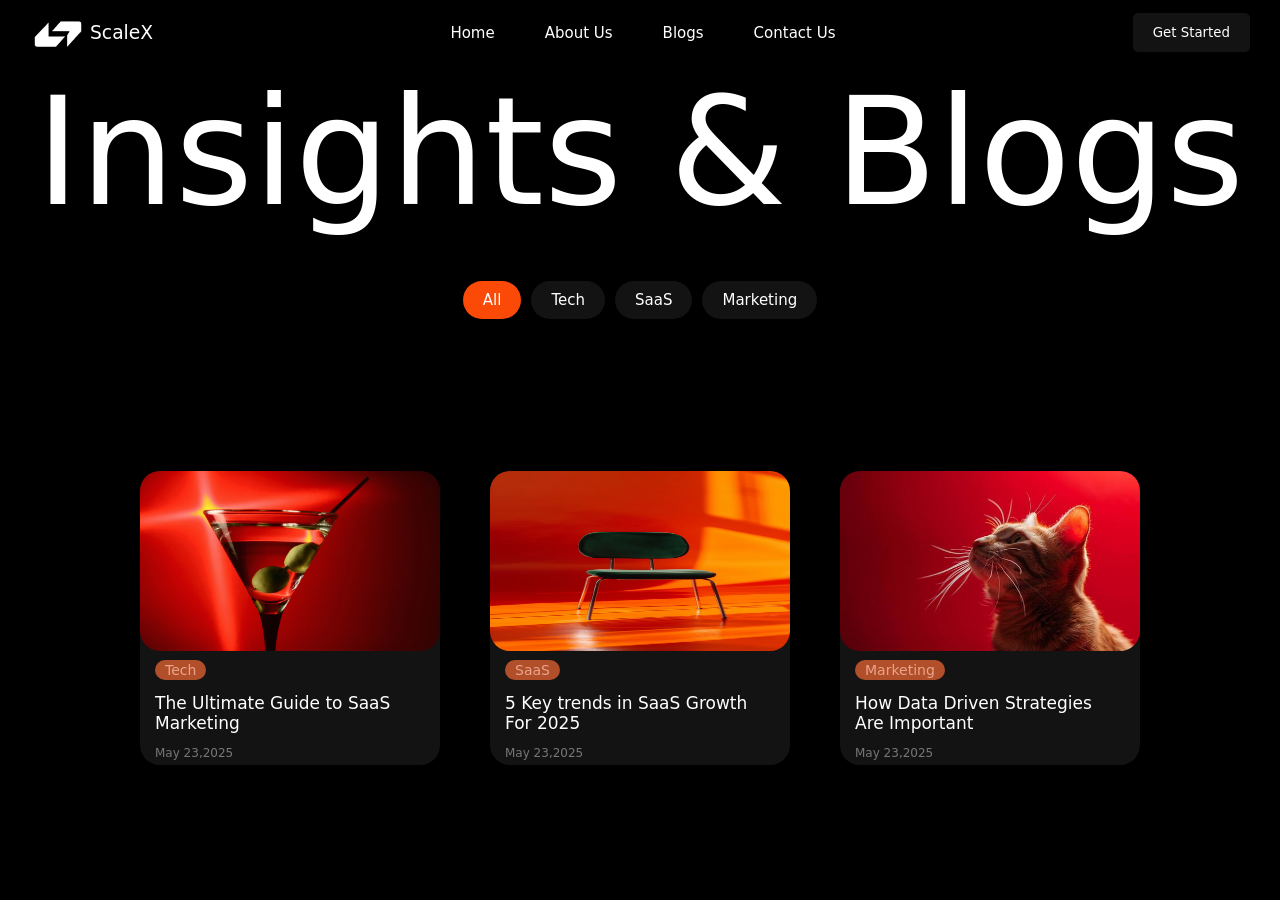
<file: Tasks/Assignment2/first/index.html>
<!DOCTYPE html>
<html lang="en">

<head>
    <meta charset="UTF-8">
    <meta name="viewport" content="width=device-width, initial-scale=1.0">
    <title>A2-first</title>
    <link rel="stylesheet" href="style.css">
</head>

<body>
    <div class="mobile-text">
        <h1>This Page can only be seen in Desktop.</h1>
    </div>
    <main>

        <nav>
            <div id="logo">
                <img src="./logo.png" alt="logo-image">
                <h3>ScaleX</h3>
            </div>
            <div id="nav-links">
                <a href="#">Home</a>
                <a href="#">About Us</a>
                <a href="#">Blogs</a>
                <a href="#">Contact Us</a>
            </div>
            <button class="get-started">Get Started</button>
        </nav>
        <!-- Main Text -->
        <h1 id="main-text">Insights & Blogs</h1>

        <!-- Category buttons -->
        <div id="category">
            <button>All</button>
            <button>Tech</button>
            <button>SaaS</button>
            <button>Marketing</button>
        </div>

        <div id="card-container">
            <div class="card">
                <div class="card-img">
                    <img src="./drink.webp" alt="drink-img">
                </div>
                <div class="card-content">
                    <span class="card-category">Tech</span>
                    <h3 class="card-title">The Ultimate Guide to SaaS Marketing</h3>
                    <p class="card-date">May 23,2025</p>
                </div>
            </div>
            <div class="card">
                <div class="card-img">
                    <img src="./chair.avif" alt="chair-img">
                </div>
                <div class="card-content">
                    <span class="card-category">SaaS</span>
                    <h3 class="card-title">5 Key trends in SaaS Growth For 2025</h3>
                    <p class="card-date">May 23,2025</p>
                </div>
            </div>
            <div class="card">
                <div class="card-img">
                    <img src="./cat.jpg" alt="cat-img">
                </div>
                <div class="card-content">
                    <span class="card-category">Marketing</span>
                    <h3 class="card-title">How Data Driven Strategies Are Important</h3>
                    <p class="card-date">May 23,2025</p>
                </div>
            </div>
        </div>
    </main>
</body>

</html>
</file>
<file: Tasks/Assignment2/first/style.css>
* {
  margin: 0;
  padding: 0;
  box-sizing: border-box;
  color: white;
  font-family:
    system-ui,
    -apple-system,
    BlinkMacSystemFont,
    'Segoe UI',
    Roboto,
    Oxygen,
    Ubuntu,
    Cantarell,
    'Open Sans',
    'Helvetica Neue',
    sans-serif;
}

html,
body {
  width: 100%;
  height: 100%;
}

body {
  background-color: black;
}

main {
  height: 100%;
  width: 100%;
  background-color: black;
}

.mobile-text {
  display: none;
}

/* NAVBAR */
nav {
  height: 65px;
  width: 100%;
  /* background-color: rgb(22, 41, 47); */
  display: flex;
  align-items: center;
  justify-content: space-between;
  padding: 30px;
}
nav #logo {
  display: flex;
  align-items: center;
  gap: 5px;
}

nav #logo img {
  width: 55px;
}

nav #logo h3 {
  font-weight: 500;
}

#nav-links {
  display: flex;
  gap: 50px;
}

#nav-links a {
  text-decoration: none;
  font-size: 15px;
}

nav .get-started {
  color: white;
  background-color: #131313;
  border: none;
  padding: 12px 20px;
  border-radius: 5px;
}

/* MAIN TEXT */

#main-text {
  height: 200px;
  /* background-color: #fb4908; */
  font-size: 150px;
  font-weight: 500;
  text-align: center;
}

/* Category */

#category {
  display: flex;
  justify-content: center;
  align-items: center;
  gap: 10px;
  /* background-color: royalblue; */
  /* padding: 20px 0; */
  height: 70px;
}

#category button {
  padding: 10px 20px;
  background-color: #131313;
  border: none;
  font-size: 15px;
  border-radius: 20px;
}

#category button:first-child {
  background-color: #fb4908;
}

/* CARDS */
#card-container {
  height: calc(100% - 335px);
  display: flex;
  flex-wrap: wrap;
  justify-content: center;
  align-items: center;
  gap: 50px;
}

#card-container .card {
  background-color: #131313;
  width: 300px;
  /* height: 97%; */
  border-radius: 20px;
}

#card-container .card .card-img img {
  width: 300px;
  height: 180px;
  border-radius: 20px;
}

#card-container .card .card-content {
  display: flex;
  flex-direction: column;
  gap: 13px;
  padding: 5px 15px;
}

#card-container .card .card-content .card-category {
  background-color: #f56835b3;
  width: fit-content;
  padding: 2px 10px;
  border-radius: 15px;
  font-size: 14px;
  color: #eaa48b;
}

#card-container .card .card-content .card-title {
  font-size: 17px;
  font-weight: 500;
}

#card-container .card .card-content .card-date {
  /* margin-top: 10px; */
  font-size: 12px;
  color: #777;
}

@media (max-width: 1100px) {
  main {
    display: none;
  }
  .mobile-text {
    display: flex;
    justify-content: center;
    align-items: center;
  }
}
</file>
